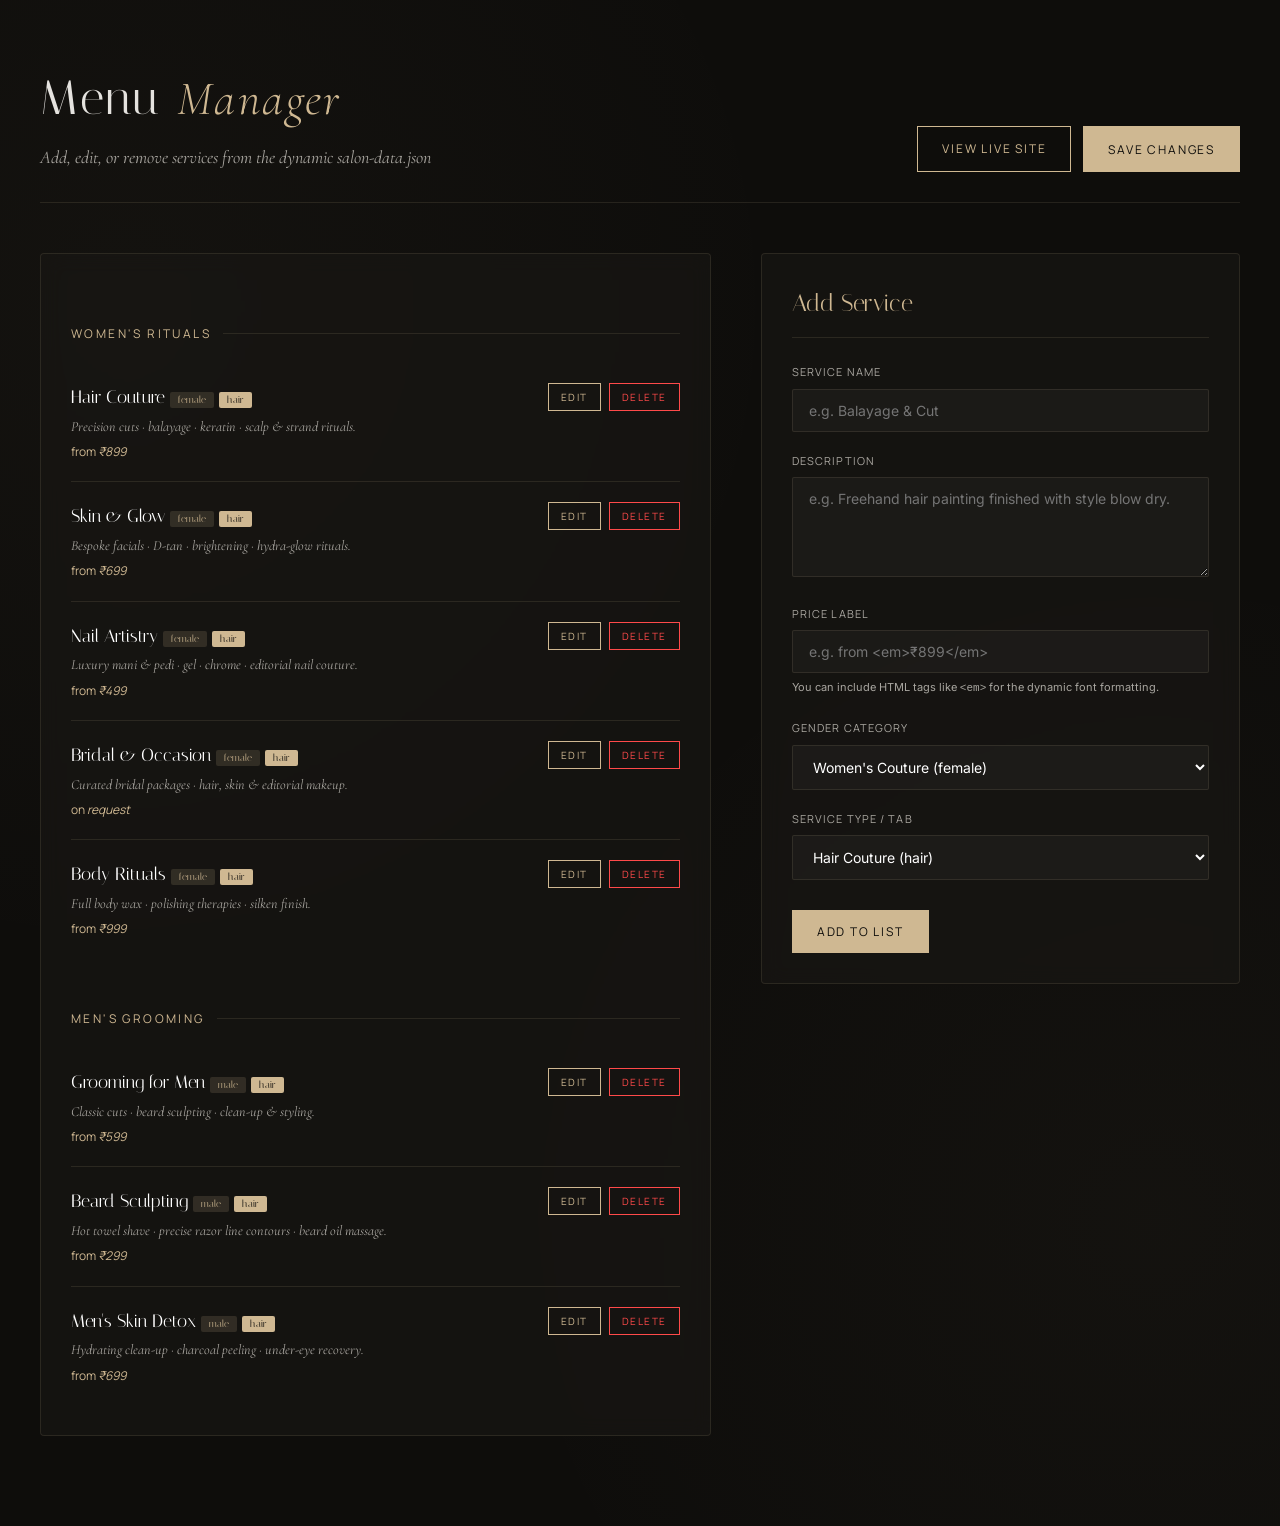
<file: admin.html>
<!DOCTYPE html>
<html lang="en">
<head>
    <meta charset="UTF-8">
    <meta name="viewport" content="width=device-width, initial-scale=1.0">
    <title>Preyank Limbachiya Salon · Service Menu Manager</title>
    <link rel="preconnect" href="https://fonts.googleapis.com" />
    <link rel="preconnect" href="https://fonts.gstatic.com" crossorigin />
    <link href="https://fonts.googleapis.com/css2?family=Cormorant+Garamond:ital,wght@0,300;0,400;0,500;0,600;1,300;1,400&family=Inter:wght@200;300;400;500;600&family=Italiana&family=Manrope:wght@200;300;400;500&display=swap" rel="stylesheet" />
    <style>
        :root {
            --bg-color: #0e0d0b;
            --panel-bg: rgba(26, 24, 21, 0.65);
            --gold-500: #cfb892;
            --gold-600: #b59f7b;
            --gold-light: rgba(207, 184, 146, 0.15);
            --ink-1000: #ffffff;
            --ink-800: #e5e3df;
            --warm-700: #a9a6a0;
            --line: rgba(207, 184, 146, 0.12);
            --border-focus: rgba(207, 184, 146, 0.5);
            --error: #ff4a4a;
            --success: #4eff8a;
            --font-display: 'Italiana', serif;
            --font-serif: 'Cormorant Garamond', serif;
            --font-sans: 'Inter', sans-serif;
            --font-mono: 'Manrope', sans-serif;
        }

        * {
            box-sizing: border-box;
            margin: 0;
            padding: 0;
        }

        body {
            background-color: var(--bg-color);
            color: var(--ink-1000);
            font-family: var(--font-sans);
            line-height: 1.6;
            padding: 60px 20px;
            min-height: 100vh;
            background-image: 
                radial-gradient(circle at 10% 20%, rgba(207, 184, 146, 0.03) 0%, transparent 40%),
                radial-gradient(circle at 90% 80%, rgba(207, 184, 146, 0.03) 0%, transparent 40%);
        }

        .container {
            max-width: 1200px;
            margin: 0 auto;
        }

        header {
            margin-bottom: 50px;
            border-bottom: 1px solid var(--line);
            padding-bottom: 30px;
            display: flex;
            justify-content: space-between;
            align-items: flex-end;
        }

        h1 {
            font-family: var(--font-display);
            font-size: clamp(32px, 4vw, 48px);
            font-weight: 300;
            letter-spacing: 0.05em;
            color: var(--ink-800);
        }

        h1 em {
            font-family: var(--font-serif);
            font-style: italic;
            color: var(--gold-500);
        }

        .subtitle {
            font-family: var(--font-serif);
            font-size: 18px;
            color: var(--warm-700);
            margin-top: 5px;
            font-style: italic;
        }

        .btn {
            display: inline-flex;
            align-items: center;
            justify-content: center;
            padding: 12px 24px;
            border: 1px solid var(--gold-500);
            background: transparent;
            color: var(--gold-500);
            font-family: var(--font-mono);
            font-size: 12px;
            letter-spacing: 0.15em;
            text-transform: uppercase;
            cursor: pointer;
            transition: all 0.4s cubic-bezier(0.19, 1, 0.22, 1);
            text-decoration: none;
        }

        .btn:hover {
            background: var(--gold-500);
            color: var(--bg-color);
            box-shadow: 0 0 20px rgba(207, 184, 146, 0.2);
            transform: translateY(-2px);
        }

        .btn--primary {
            background: var(--gold-500);
            color: var(--bg-color);
        }

        .btn--primary:hover {
            background: var(--ink-1000);
            border-color: var(--ink-1000);
            color: var(--bg-color);
        }

        .btn--danger {
            border-color: var(--error);
            color: var(--error);
        }

        .btn--danger:hover {
            background: var(--error);
            color: var(--ink-1000);
        }

        .btn--sm {
            padding: 6px 12px;
            font-size: 10px;
        }

        .btn-group {
            display: flex;
            gap: 12px;
        }

        .layout {
            display: grid;
            grid-template-columns: 1.4fr 1fr;
            gap: 50px;
        }

        @media (max-width: 900px) {
            .layout {
                grid-template-columns: 1fr;
            }
            header {
                flex-direction: column;
                align-items: flex-start;
                gap: 20px;
            }
        }

        .card {
            background: var(--panel-bg);
            border: 1px solid var(--line);
            border-radius: 4px;
            padding: 30px;
            backdrop-filter: blur(10px);
            -webkit-backdrop-filter: blur(10px);
            margin-bottom: 30px;
        }

        .card-title {
            font-family: var(--font-display);
            font-size: 24px;
            font-weight: 400;
            color: var(--gold-500);
            border-bottom: 1px solid var(--line);
            padding-bottom: 15px;
            margin-bottom: 25px;
            display: flex;
            justify-content: space-between;
            align-items: center;
        }

        .form-group {
            margin-bottom: 20px;
        }

        label {
            display: block;
            font-family: var(--font-mono);
            font-size: 11px;
            letter-spacing: 0.1em;
            text-transform: uppercase;
            color: var(--warm-700);
            margin-bottom: 8px;
        }

        input[type="text"], textarea, select {
            width: 100%;
            padding: 12px 16px;
            background: rgba(255, 255, 255, 0.03);
            border: 1px solid var(--line);
            color: var(--ink-1000);
            font-family: var(--font-sans);
            font-size: 14px;
            outline: none;
            transition: all 0.3s;
            border-radius: 2px;
        }

        input[type="text"]:focus, textarea:focus, select:focus {
            border-color: var(--border-focus);
            background: rgba(255, 255, 255, 0.05);
            box-shadow: 0 0 10px rgba(207, 184, 146, 0.05);
        }

        textarea {
            height: 100px;
            resize: vertical;
        }

        .menu-list {
            list-style: none;
        }

        .menu-item {
            display: flex;
            justify-content: space-between;
            align-items: flex-start;
            padding: 20px 0;
            border-bottom: 1px solid var(--line);
            gap: 20px;
        }

        .menu-item:last-child {
            border-bottom: none;
        }

        .menu-item__info {
            flex-grow: 1;
        }

        .menu-item__name {
            font-family: var(--font-display);
            font-size: 18px;
            color: var(--ink-1000);
        }

        .menu-item__desc {
            font-family: var(--font-serif);
            font-style: italic;
            font-size: 14px;
            color: var(--warm-700);
            margin-top: 4px;
        }

        .menu-item__price {
            font-family: var(--font-mono);
            font-size: 12px;
            color: var(--gold-500);
            margin-top: 4px;
        }

        .menu-item__actions {
            display: flex;
            gap: 8px;
            align-items: center;
        }

        .toast {
            position: fixed;
            bottom: 30px;
            right: 30px;
            padding: 16px 24px;
            background: var(--panel-bg);
            border-left: 4px solid var(--gold-500);
            color: var(--ink-1000);
            font-family: var(--font-mono);
            font-size: 12px;
            letter-spacing: 0.05em;
            box-shadow: 0 10px 30px rgba(0,0,0,0.5);
            transform: translateY(100px);
            opacity: 0;
            transition: all 0.4s cubic-bezier(0.19, 1, 0.22, 1);
            z-index: 1000;
            display: flex;
            align-items: center;
            gap: 12px;
            backdrop-filter: blur(10px);
        }

        .toast.show {
            transform: translateY(0);
            opacity: 1;
        }

        .toast--success {
            border-left-color: var(--success);
        }

        .toast--error {
            border-left-color: var(--error);
        }

        .empty-state {
            text-align: center;
            padding: 40px 0;
            color: var(--warm-700);
            font-family: var(--font-serif);
            font-style: italic;
            font-size: 16px;
        }

        .section-header {
            margin-top: 40px;
            margin-bottom: 20px;
            font-family: var(--font-mono);
            font-size: 12px;
            letter-spacing: 0.2em;
            text-transform: uppercase;
            color: var(--gold-500);
            display: flex;
            align-items: center;
            gap: 12px;
        }

        .section-header::after {
            content: '';
            flex-grow: 1;
            height: 1px;
            background: var(--line);
        }

        .help-text {
            font-size: 11px;
            color: var(--warm-700);
            margin-top: 4px;
        }

        .price-badge {
            background: var(--gold-light);
            padding: 2px 8px;
            font-size: 10px;
            color: var(--gold-500);
            border-radius: 2px;
        }
    </style>
</head>
<body>

    <div class="container">
        <header>
            <div>
                <h1>Menu <em>Manager</em></h1>
                <p class="subtitle">Add, edit, or remove services from the dynamic salon-data.json</p>
            </div>
            <div class="btn-group">
                <a href="/" class="btn">View Live Site</a>
                <button class="btn btn--primary" id="saveBtn">Save Changes</button>
            </div>
        </header>

        <div class="layout">
            <!-- Left Side: List of Services -->
            <div class="list-section">
                
                <div class="card">
                    <div class="section-header">Women's Rituals</div>
                    <ul class="menu-list" id="femaleList">
                        <!-- Female services injected here -->
                    </ul>
                    <div class="empty-state" id="femaleEmpty" style="display:none;">No female services added.</div>

                    <div class="section-header" style="margin-top: 50px;">Men's Grooming</div>
                    <ul class="menu-list" id="maleList">
                        <!-- Male services injected here -->
                    </ul>
                    <div class="empty-state" id="maleEmpty" style="display:none;">No male services added.</div>
                </div>

            </div>

            <!-- Right Side: Add / Edit Form -->
            <div class="form-section">
                <div class="card" style="position: sticky; top: 30px;">
                    <h2 class="card-title" id="formTitle">Add Service</h2>
                    <form id="serviceForm">
                        <input type="hidden" id="editIndex" value="">

                        <div class="form-group">
                            <label for="serviceName">Service Name</label>
                            <input type="text" id="serviceName" required placeholder="e.g. Balayage & Cut">
                        </div>

                        <div class="form-group">
                            <label for="serviceDesc">Description</label>
                            <textarea id="serviceDesc" required placeholder="e.g. Freehand hair painting finished with style blow dry."></textarea>
                        </div>

                        <div class="form-group">
                            <label for="servicePrice">Price Label</label>
                            <input type="text" id="servicePrice" required placeholder="e.g. from <em>₹899</em>">
                            <span class="help-text">You can include HTML tags like <code>&lt;em&gt;</code> for the dynamic font formatting.</span>
                        </div>

                        <div class="form-group">
                            <label for="serviceGender">Gender Category</label>
                            <select id="serviceGender" required>
                                <option value="female">Women's Couture (female)</option>
                                <option value="male">Men's Grooming (male)</option>
                            </select>
                        </div>

                        <div class="form-group">
                            <label for="serviceCategory">Service Type / Tab</label>
                            <select id="serviceCategory" required>
                                <option value="hair">Hair Couture (hair)</option>
                                <option value="skin">Skin &amp; Glow (skin)</option>
                                <option value="nails">Nail Artistry (nails)</option>
                                <option value="grooming">Grooming &amp; Body (grooming)</option>
                            </select>
                        </div>

                        <div class="btn-group" style="margin-top: 30px;">
                            <button type="submit" class="btn btn--primary" id="submitFormBtn">Add to List</button>
                            <button type="button" class="btn" id="cancelEditBtn" style="display: none;">Cancel Edit</button>
                        </div>
                    </form>
                </div>
            </div>
        </div>
    </div>

    <!-- Notification Toast -->
    <div class="toast" id="toast"></div>

    <script>
        let services = [];

        // Fetch current services on load
        async function loadServices() {
            try {
                const response = await fetch('/salon-data.json');
                const data = await response.json();
                services = data.services || [];
                renderServices();
            } catch (err) {
                showToast('Failed to load services data.', 'error');
            }
        }

        // Render lists grouped by gender
        function renderServices() {
            const femaleList = document.getElementById('femaleList');
            const maleList = document.getElementById('maleList');
            
            femaleList.innerHTML = '';
            maleList.innerHTML = '';

            let femaleCount = 0;
            let maleCount = 0;

            services.forEach((service, index) => {
                const gender = service.gender ? service.gender.toLowerCase() : 'female';
                const category = service.category ? service.category.toLowerCase() : 'hair';
                const li = document.createElement('li');
                li.className = 'menu-item';
                
                // Construct inner contents safely
                li.innerHTML = `
                    <div class="menu-item__info">
                        <div class="menu-item__name">
                            ${escapeHtml(service.name)} 
                            <span class="price-badge">${gender}</span>
                            <span class="price-badge" style="background:var(--gold-500);color:var(--bg-color)">${escapeHtml(category)}</span>
                        </div>
                        <div class="menu-item__desc">${escapeHtml(service.desc)}</div>
                        <div class="menu-item__price">${service.price}</div>
                    </div>
                    <div class="menu-item__actions">
                        <button class="btn btn--sm" onclick="editService(${index})">Edit</button>
                        <button class="btn btn--danger btn--sm" onclick="deleteService(${index})">Delete</button>
                    </div>
                `;

                if (gender === 'male') {
                    maleList.appendChild(li);
                    maleCount++;
                } else {
                    femaleList.appendChild(li);
                    femaleCount++;
                }
            });

            document.getElementById('femaleEmpty').style.display = femaleCount === 0 ? 'block' : 'none';
            document.getElementById('maleEmpty').style.display = maleCount === 0 ? 'block' : 'none';
        }

        // Utility to escape HTML and prevent XSS on input values
        function escapeHtml(str) {
            return str
                .replace(/&/g, '&amp;')
                .replace(/</g, '&lt;')
                .replace(/>/g, '&gt;')
                .replace(/"/g, '&quot;')
                .replace(/'/g, '&#039;');
        }

        // Handle Add / Update submission
        document.getElementById('serviceForm').addEventListener('submit', function(e) {
            e.preventDefault();

            const name = document.getElementById('serviceName').value;
            const desc = document.getElementById('serviceDesc').value;
            const price = document.getElementById('servicePrice').value;
            const gender = document.getElementById('serviceGender').value;
            const category = document.getElementById('serviceCategory').value;
            const editIndexVal = document.getElementById('editIndex').value;

            const serviceData = { name, desc, price, gender, category };

            if (editIndexVal !== '') {
                // Update
                const index = parseInt(editIndexVal);
                services[index] = serviceData;
                showToast('Service updated in memory. Remember to click "Save Changes" to apply.', 'success');
                resetForm();
            } else {
                // Add
                services.push(serviceData);
                showToast('Service added in memory. Remember to click "Save Changes" to apply.', 'success');
                resetForm();
            }

            renderServices();
        });

        // Trigger Edit mode
        window.editService = function(index) {
            const service = services[index];
            document.getElementById('serviceName').value = service.name;
            document.getElementById('serviceDesc').value = service.desc;
            document.getElementById('servicePrice').value = service.price;
            document.getElementById('serviceGender').value = service.gender || 'female';
            document.getElementById('serviceCategory').value = service.category || 'hair';
            document.getElementById('editIndex').value = index;

            document.getElementById('formTitle').textContent = 'Edit Service';
            document.getElementById('submitFormBtn').textContent = 'Update';
            document.getElementById('cancelEditBtn').style.display = 'inline-flex';
        };

        // Cancel Edit Mode
        document.getElementById('cancelEditBtn').addEventListener('click', resetForm);

        function resetForm() {
            document.getElementById('serviceForm').reset();
            document.getElementById('editIndex').value = '';
            document.getElementById('formTitle').textContent = 'Add Service';
            document.getElementById('submitFormBtn').textContent = 'Add to List';
            document.getElementById('cancelEditBtn').style.display = 'none';
        }

        // Delete Service
        window.deleteService = function(index) {
            if (confirm('Are you sure you want to remove this service from list?')) {
                services.splice(index, 1);
                renderServices();
                showToast('Service removed from memory. Click "Save Changes" to write to disk.', 'success');
                resetForm();
            }
        };

        // Save changes to server disk
        document.getElementById('saveBtn').addEventListener('click', async function() {
            try {
                const response = await fetch('/api/save-services', {
                    method: 'POST',
                    headers: { 'Content-Type': 'application/json' },
                    body: JSON.stringify({ services: services })
                });
                
                const result = await response.json();
                
                if (result.success) {
                    showToast('All changes saved to salon-data.json!', 'success');
                    // Reload to re-fetch clean indices and numbers from disk
                    setTimeout(loadServices, 500);
                } else {
                    throw new Error(result.error);
                }
            } catch (err) {
                showToast('Error saving: ' + err.message, 'error');
            }
        });

        // Show Toast Notifications
        function showToast(message, type = 'success') {
            const toast = document.getElementById('toast');
            toast.textContent = message;
            toast.className = 'toast show';
            if (type === 'error') {
                toast.classList.add('toast--error');
            } else {
                toast.classList.add('toast--success');
            }

            setTimeout(() => {
                toast.classList.remove('show');
            }, 3000);
        }

        // Initialize on load
        loadServices();
    </script>
</body>
</html>
</file>
